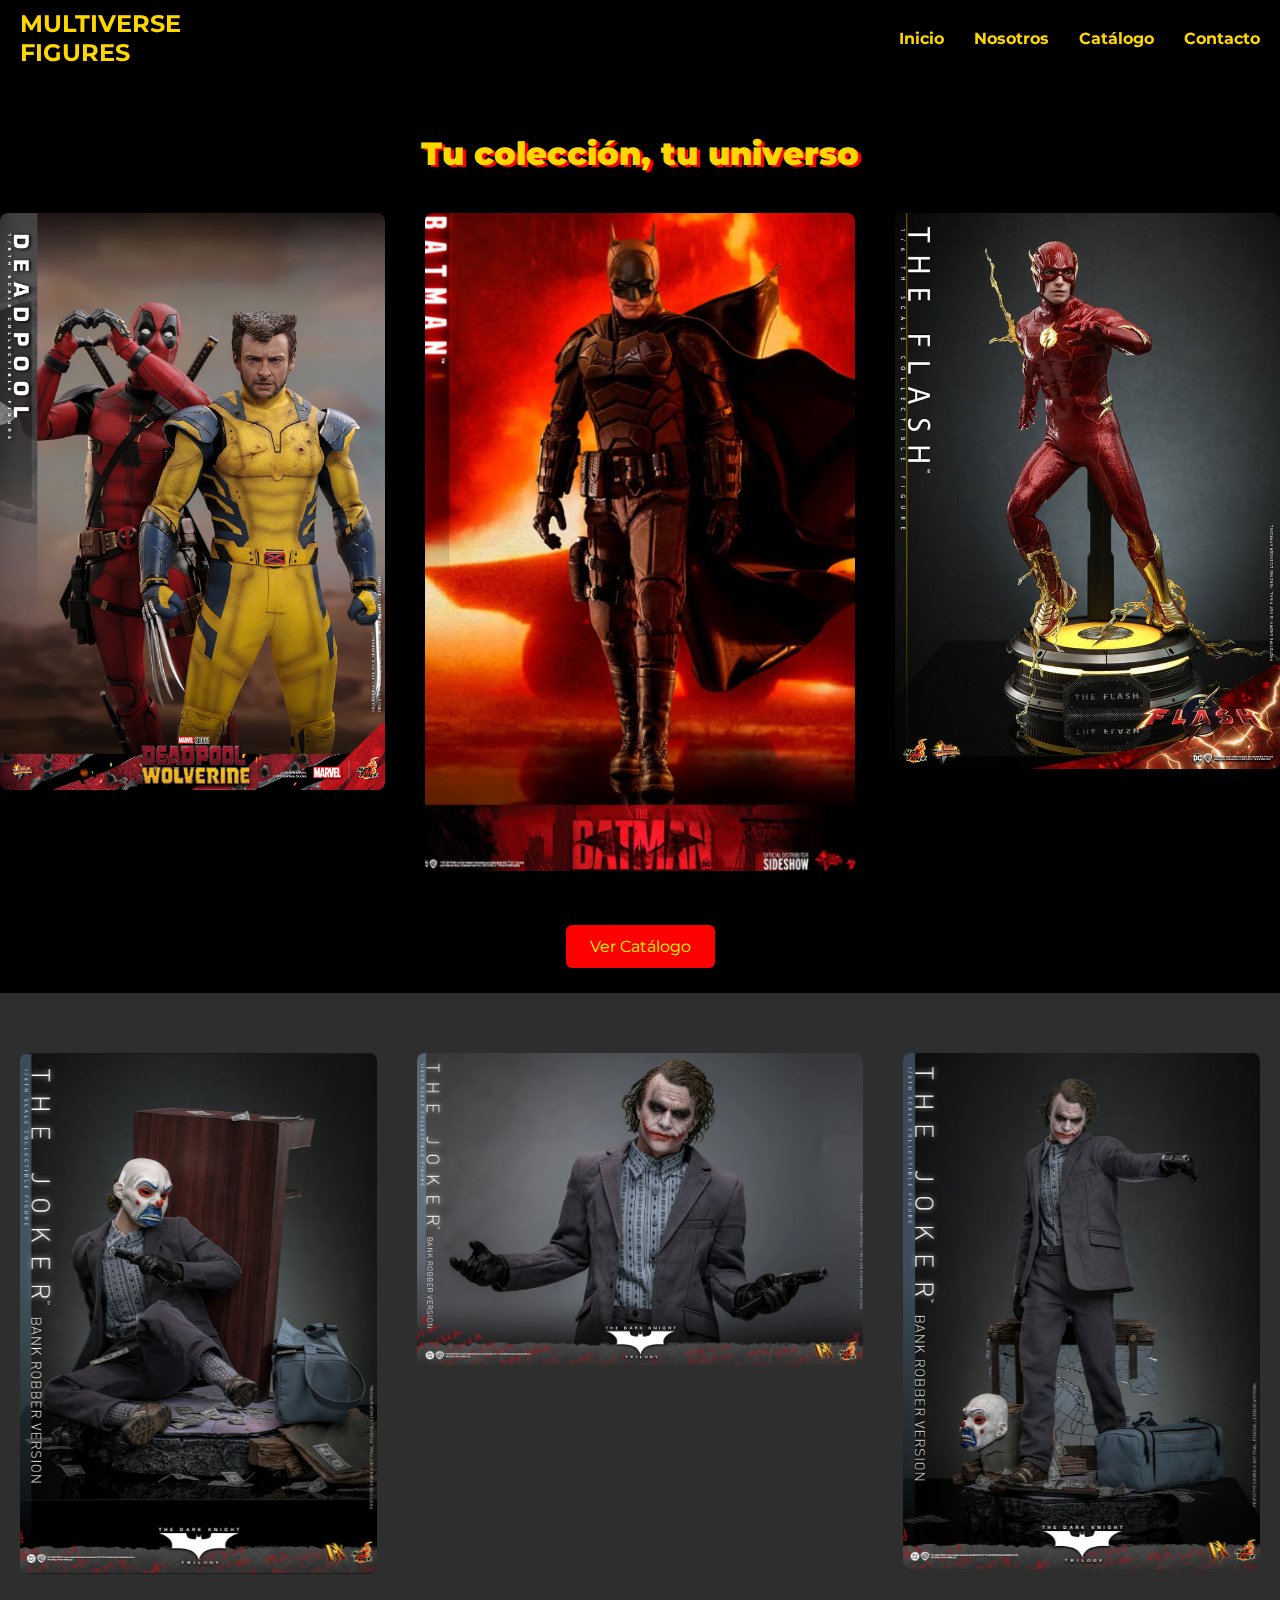
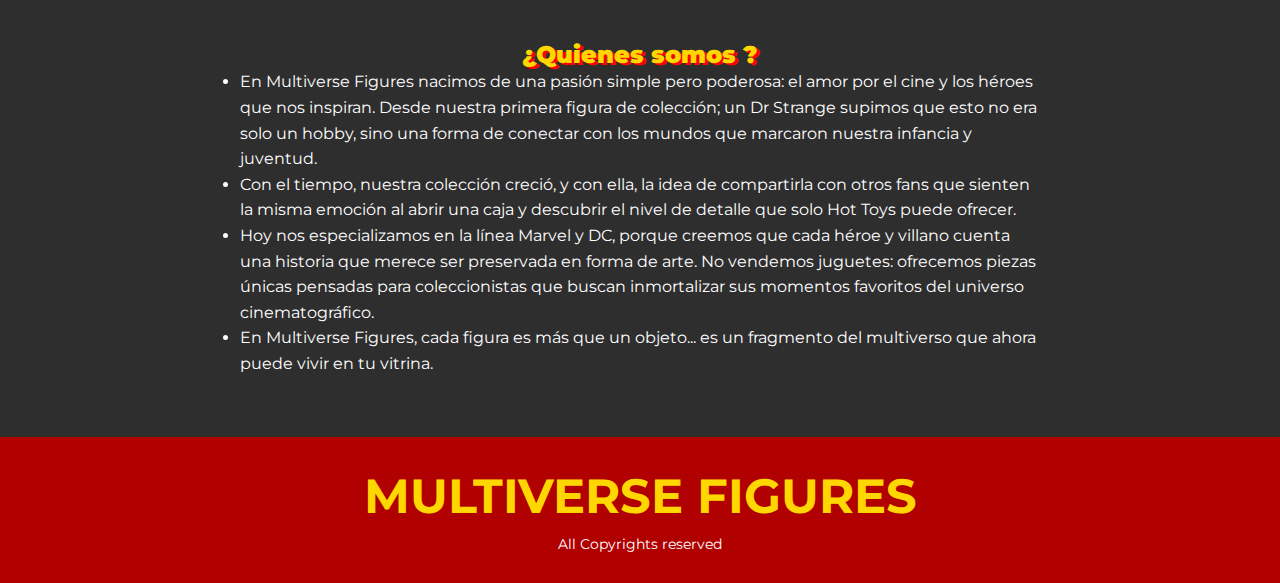
<file: index.html>
<!DOCTYPE html>
<html lang="es">
<head>
  <meta charset="UTF-8">
  <meta name="viewport" content="width=device-width, initial-scale=1.0">  <!-- responsive -->
 <!-- Google Fonts Montserrat -->
<link href="https://fonts.googleapis.com/css2?family=Montserrat:wght@400;700;900&display=swap" rel="stylesheet">

  <link rel="stylesheet" href="styles.css">
</head>
<body>

  <!-- Header / Nav -->
  <header>
    <div class="logo">MULTIVERSE<br>FIGURES</div>
    <nav>
      <ul>
        <li><a href="#inicio">Inicio</a></li>
        <li><a href="#nosotros">Nosotros</a></li>
        <li><a href="Catalogo.html">Catálogo</a></li>
        <li><a href="contacto.html">Contacto</a></li>
      </ul>
    </nav>
  </header>

  <section class="hero" id= "inicio" >
  <h1 class="titulo">Tu colección, tu universo</h1>
</section>

   

    <div class="figures">
      <div class="figure">
        <img src="Desarrollo web imagenes/imagen patanalla de inicio wolverine and deadpool.jpg" alt="Deadpool Wolverine">
      </div>
      <div class="figure main">
        <img src="Desarrollo web imagenes/imagen pantalla de inicio batman.png" alt="Batman">
      </div>
      <div class="figure">
        <img src="Desarrollo web imagenes/imagen pantalla de inicio flash.jpg" alt="Flash">
      </div>
    </div>

    <div class="btn-container">
  <a href="Catalogo.html" class="btn">Ver Catálogo</a>
</div>

  </section>




 
<section class="about" id="nosotros">
   <!-- nosotros 
  <div class="Figures">
    <div class="figure">
      <img src="Desarrollo web imagenes/jocker pantalla de nosotros  2.png" alt="The Joker">
      <div class="figure main">
      <img src="Desarrollo web imagenes/jocker pantalla de nosotros.png" alt="The Joker">
      </div>
      <img src="Desarrollo web imagenes/jocker pantalla de nosotros  3.png" alt="The Joker">
    </div>
    -->
    <div class="figures">
      <div class="figure">
        <img src="Desarrollo web imagenes/jocker pantalla de nosotros  2.png" alt="Deadpool Wolverine">
      </div>
      <div class="figure main">
        <img src="Desarrollo web imagenes/jocker pantalla de nosotros.png" alt="Batman">
      </div>
      <div class="figure">
        <img src="Desarrollo web imagenes/jocker pantalla de nosotros  3.png" alt="Human Torch">
      </div>
    </div>

    <h2 class="titulo">¿Quienes somos ?</h2>

    <ul class="about-text">
      <li>
        En Multiverse Figures nacimos de una pasión simple pero poderosa: el amor por el cine y los héroes que nos inspiran. Desde nuestra primera figura de colección; un Dr Strange supimos que esto no era solo un hobby, sino una forma de conectar con los mundos que marcaron nuestra infancia y juventud.
      </li>
      <li>
        Con el tiempo, nuestra colección creció, y con ella, la idea de compartirla con otros fans que sienten la misma emoción al abrir una caja y descubrir el nivel de detalle que solo Hot Toys puede ofrecer.
      </li>
      <li>
        Hoy nos especializamos en la línea Marvel y DC, porque creemos que cada héroe y villano cuenta una historia que merece ser preservada en forma de arte. No vendemos juguetes: ofrecemos piezas únicas pensadas para coleccionistas que buscan inmortalizar sus momentos favoritos del universo cinematográfico.
      </li>
      <li>
        En Multiverse Figures, cada figura es más que un objeto... es un fragmento del multiverso que ahora puede vivir en tu vitrina.
      </li>
      
    </ul>
  </div>
</section>

  <!-- Footer -->
  <footer>
    <h2>MULTIVERSE FIGURES</h2>
    <p>All Copyrights reserved</p>
  </footer>

</body>
</html>
</file>
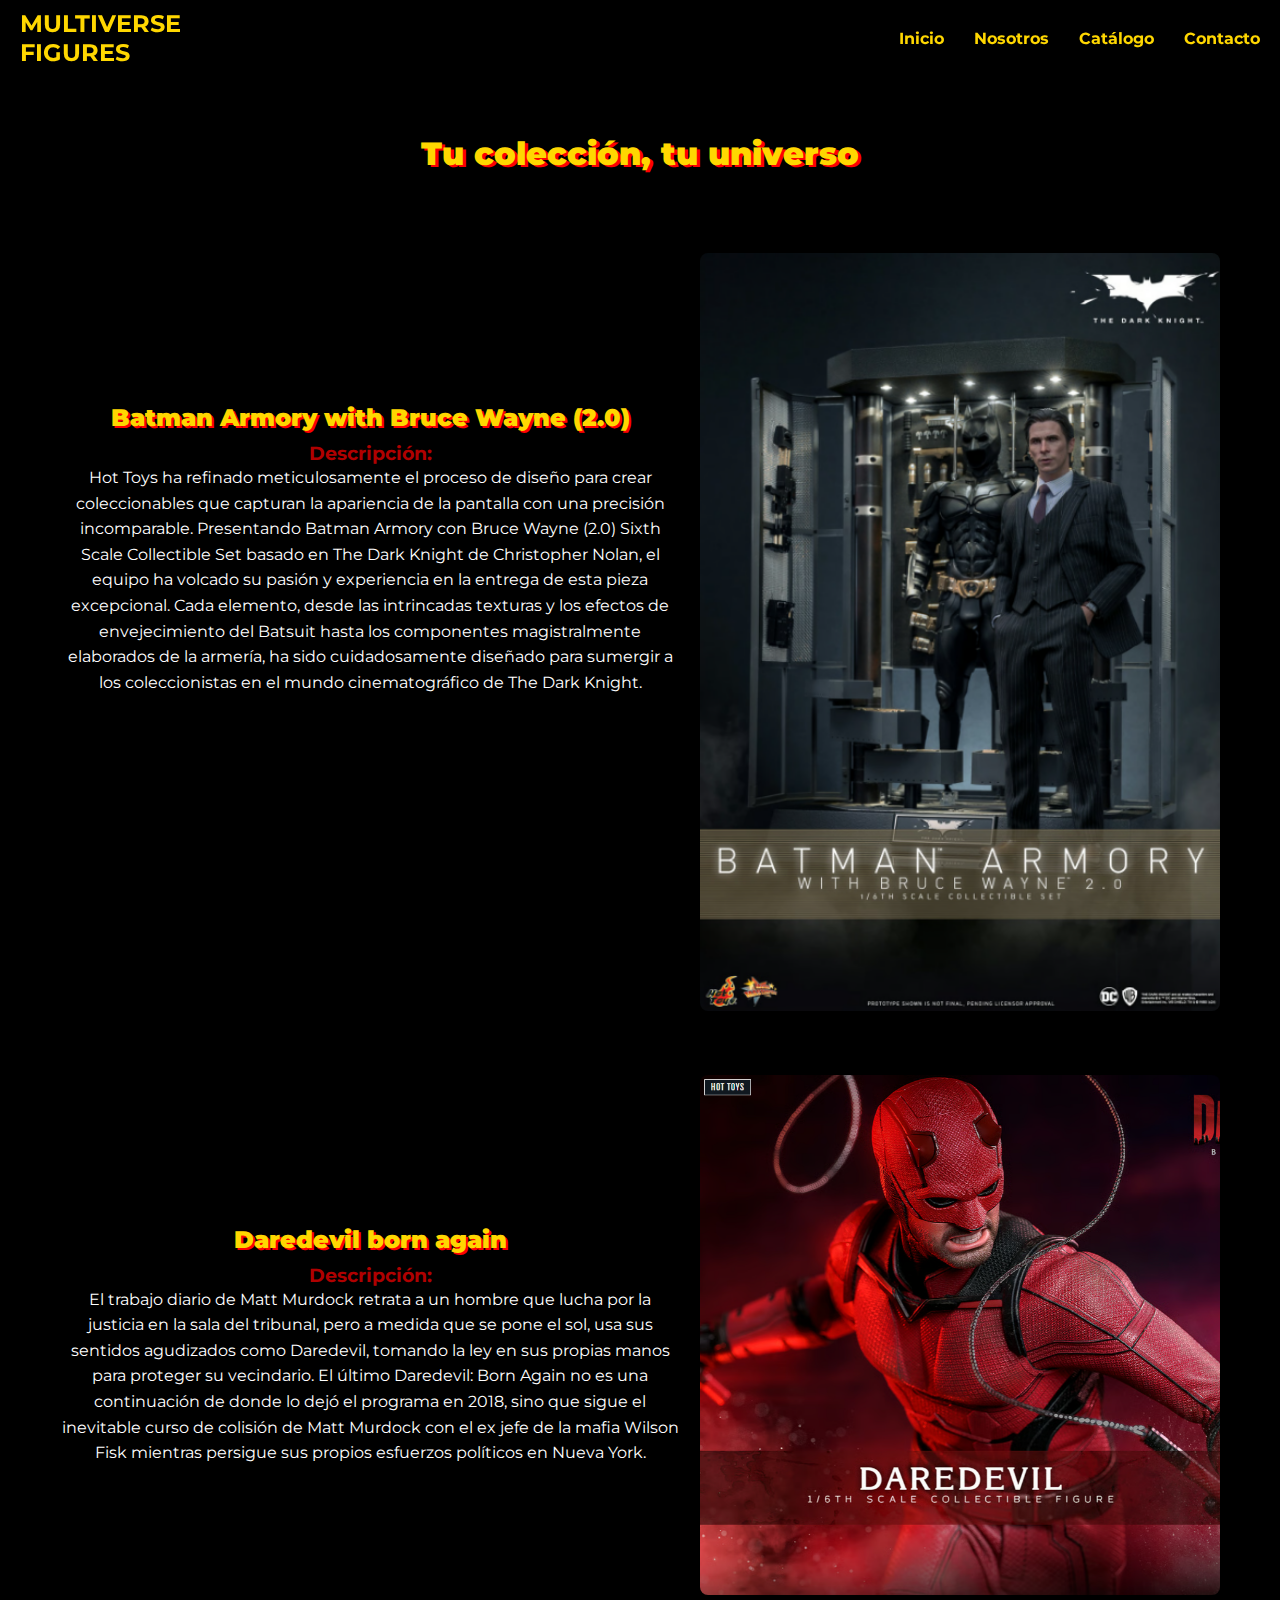
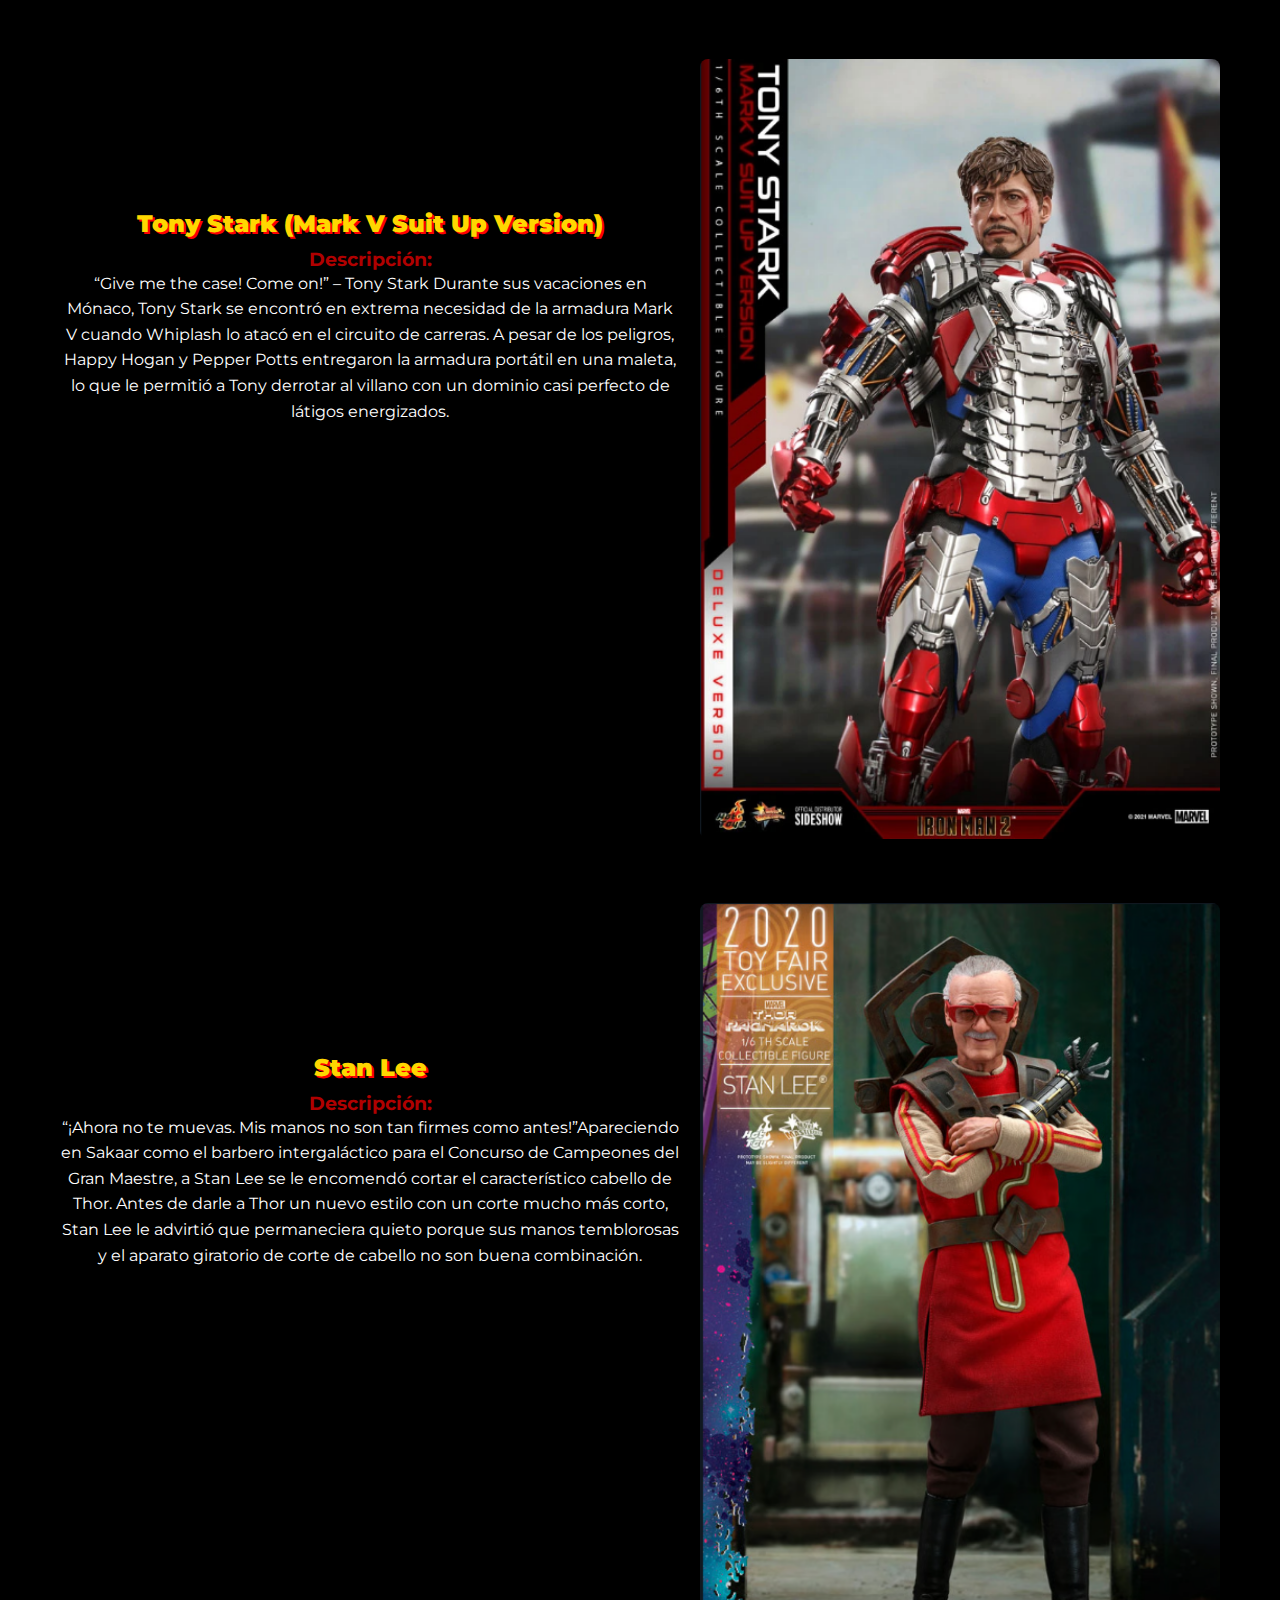
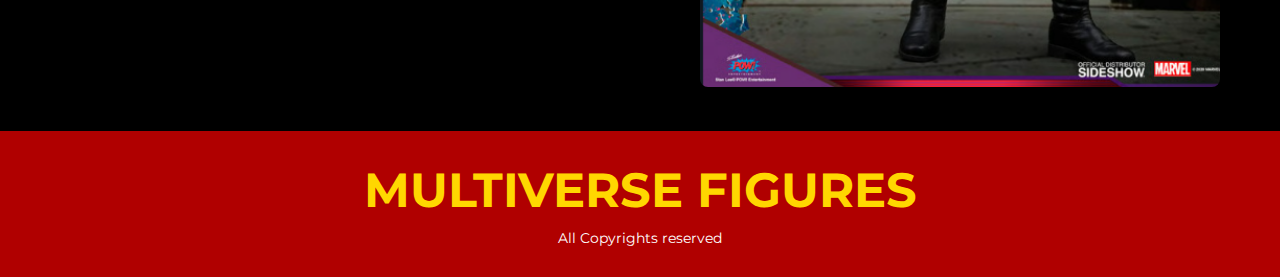
<file: Catalogo.html>
<!DOCTYPE html>
<html lang="es">
<head>
  <meta charset="UTF-8">
  <meta name="viewport" content="width=device-width, initial-scale=1.0">  <!-- responsive -->
  <!-- Google Fonts Montserrat -->
<link href="https://fonts.googleapis.com/css2?family=Montserrat:wght@400;700;900&display=swap" rel="stylesheet">
  <link rel="stylesheet" href="styles.css">
</head>
<body>

  <!-- Header / Nav -->
  <header>
    <div class="logo">MULTIVERSE<br>FIGURES</div>
    <nav>
      <ul>
        <li><a href="index.html#inicio">Inicio</a></li>
        <li><a href="index.html#nosotros">Nosotros</a></li>
        <li><a href="Catalogo.html">Catálogo</a></li>
        <li><a href="contacto.html">Contacto</a></li>
      </ul>
    </nav>
  </header>
   <section class="hero">
  <h1 class="titulo">Tu colección, tu universo</h1>

<!-- items del catalogo-->
  <section class="catalogo">
  <div class="catalogo-item">
    <div class="catalogo-texto">
      <h2>Batman Armory with Bruce Wayne (2.0)</h2>
      <h3>Descripción:</h3>
      <p> Hot Toys ha refinado meticulosamente el proceso de diseño para crear coleccionables que capturan la apariencia de la pantalla con una precisión incomparable. Presentando Batman Armory con Bruce Wayne (2.0) Sixth Scale Collectible Set basado en The Dark Knight de Christopher Nolan, el equipo ha volcado su pasión y experiencia en la entrega de esta pieza excepcional. Cada elemento, desde las intrincadas texturas y los efectos de envejecimiento del Batsuit hasta los componentes magistralmente elaborados de la armería, ha sido cuidadosamente diseñado para sumergir a los coleccionistas en el mundo cinematográfico de The Dark Knight.
</p>
    </div>
    <div class="catalogo-img">
      <img src="Desarrollo web imagenes/producto 1 (batman).png" alt="Batman Armory">
    </div>
  </div>

  <div class="catalogo-item">
    <div class="catalogo-texto">
      <h2>Daredevil born again</h2>
      <h3>Descripción:</h3>
      <p> El trabajo diario de Matt Murdock retrata a un hombre que lucha por la justicia en la sala del tribunal, pero a medida que se pone el sol, usa sus sentidos agudizados como Daredevil, tomando la ley en sus propias manos para proteger su vecindario. El último Daredevil: Born Again no es una continuación de donde lo dejó el programa en 2018, sino que sigue el inevitable curso de colisión de Matt Murdock con el ex jefe de la mafia Wilson Fisk mientras persigue sus propios esfuerzos políticos en Nueva York.
</p>
    </div>
    <div class="catalogo-img">
      <img src="Desarrollo web imagenes/producto 2 (Daredevil).png" alt="Daredevil">
    </div>
  </div>

   <div class="catalogo-item">
    <div class="catalogo-texto">
      <h2>Tony Stark (Mark V Suit Up Version)</h2>
      <h3>Descripción:</h3>
      <p>“Give me the case! Come on!” – Tony Stark
Durante sus vacaciones en Mónaco, Tony Stark se encontró en extrema necesidad de la armadura Mark V cuando Whiplash lo atacó en el circuito de carreras. A pesar de los peligros, Happy Hogan y Pepper Potts entregaron la armadura portátil en una maleta, lo que le permitió a Tony derrotar al villano con un dominio casi perfecto de látigos energizados.
</p>
    </div>
    <div class="catalogo-img">
      <img src="Desarrollo web imagenes/producto 3 (IronMan).png" alt="IronMan">
    </div>
  </div>




  <div class="catalogo-item">
    <div class="catalogo-texto">
      <h2>Stan Lee</h2>
      <h3>Descripción:</h3>
      <p> “¡Ahora no te muevas. Mis manos no son tan firmes como antes!”Apareciendo en Sakaar como el barbero intergaláctico para el Concurso de Campeones del Gran Maestre, a Stan Lee se le encomendó cortar el característico cabello de Thor. Antes de darle a Thor un nuevo estilo con un corte mucho más corto, Stan Lee le advirtió que permaneciera quieto porque sus manos temblorosas y el aparato giratorio de corte de cabello no son buena combinación.
</p>
    </div>
    <div class="catalogo-img">
      <img src="Desarrollo web imagenes/producto 4.png" alt="Stan Lee">
    </div>
  </div>
</section>

</section>

 <!-- Footer -->
  <footer>
    <h2>MULTIVERSE FIGURES</h2>
    <p>All Copyrights reserved</p>
  </footer>

</body>
</html>


  </body>
</file>
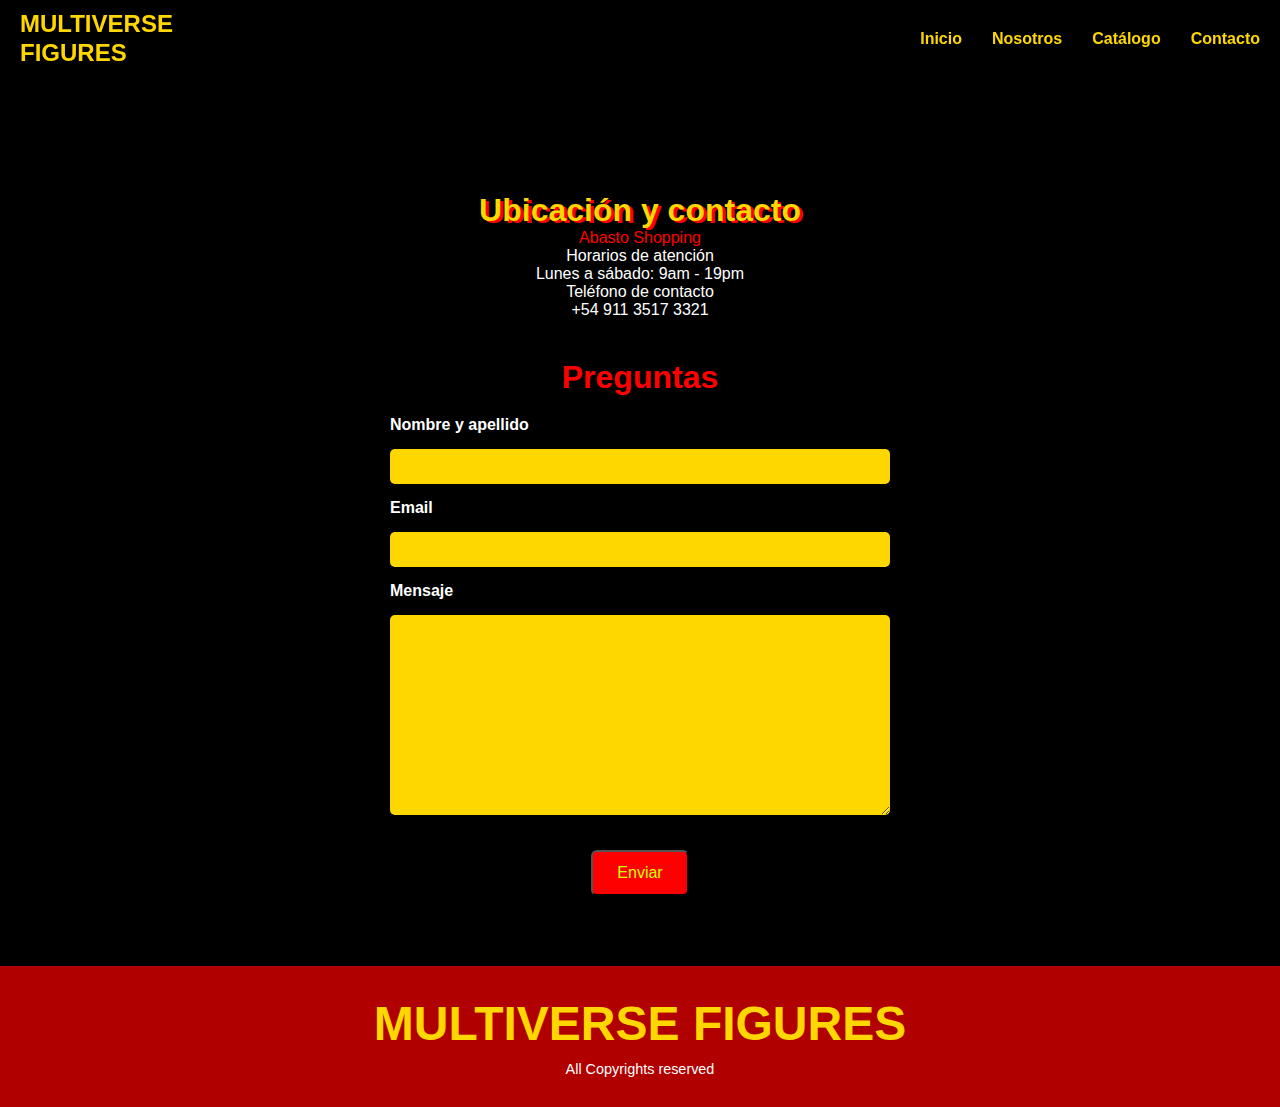
<file: contacto.html>
<!DOCTYPE html>
<html lang="es">
<head>
  <meta charset="UTF-8">
  <meta name="viewport" content="width=device-width, initial-scale=1.0">
  <link rel="stylesheet" href="styles.css">
  <title>Contacto</title>
</head>
<body>

   
  <!-- Header -->
  <header>
    <div class="logo">MULTIVERSE<br>FIGURES</div>
    <nav>
      <ul>
        <li><a href="index.html#inicio">Inicio</a></li>
        <li><a href="index.html#nosotros">Nosotros</a></li>
        <li><a href="Catalogo.html">Catálogo</a></li>
        <li><a href="contacto.html">Contacto</a></li>
      </ul>
    </nav>
  </header>

  <!-- Sección contacto -->
  <section class="contact">
    <h1 class="titulo">Ubicación y contacto</h1>
    <p style="color:#FF0000;"> Abasto Shopping</p>
    <p>Horarios de atención<br>Lunes a sábado: 9am - 19pm<br>Teléfono de contacto<br>+54 911 3517 3321</p>

    <h2 class="preguntas">Preguntas</h2>
    <form class="form-contacto">
      <label>Nombre y apellido</label>
      <input type="text" name="nombre">

      <label>Email</label>
      <input type="email" name="email">

      <label>Mensaje</label>
      <textarea name="mensaje"></textarea>

      <button type= "submit" class="btn">Enviar</button>
    </form>
  </section>

  <!-- Footer -->
  <footer>
    <h2>MULTIVERSE FIGURES</h2>
    <p>All Copyrights reserved</p>
  </footer>

</body>
</html>
</file>
<file: styles.css>
/* Reset básico */
* {
  margin: 0;
  padding: 0;
  box-sizing: border-box;
}
html, body, input, textarea, button, select, a {
  font-family: 'Montserrat', sans-serif;
}

body {
 
  background-color: #000000;
  color: #fff;
  padding-top: 70px; /* mismo alto que el header */
}

/* Header */
header {
  position: fixed;        
  top: 0;                 
  left: 0;
  width: 100%;            
  background-color: #000000; 
  z-index: 1000;        
  display: flex;
  justify-content: space-between;
  align-items: center;
  padding: 10px 20px;
  box-shadow: 0 2px 4px rgba(0,0,0,0.5);
}

.logo {
  font-weight: bold;
  font-size: 1.5rem;
  line-height: 1.2;
  color: #FFD700; 
}

/* sombra del titulo */
.titulo {
  margin-top: 5%;
  font-weight: 900;
  color: #FFD700; 
  text-shadow: 3px 2px 0 #FF0000; 
}

nav ul {
  list-style: none;
  display: flex;
  gap: 30px;
}

nav ul li a {
  text-decoration: none;
  color: #FFD700;
  font-weight: bold;
  transition: color 0.3s;
}

nav ul li a:hover {
  color: #FF0000; /* rojo al hover */
}

/* Hero Section */
.hero {
  text-align: center; /* centra el contenido normal */
}

.hero h1 {
  font-size: 2rem;
  margin-bottom: 40px;
}

.figures {
  display: flex;
  justify-content: center;
  align-items: flex-start;
  gap: 40px;
  margin-bottom: 50px;
}

.figure img {
  width: 100%;
  max-width: 400px; /* ancho máximo */
  border-radius: 8px;
  transition: transform 0.5s;
}

.figure.main img {
  max-width: 500px; /* ancho máximo */
}

.figure img:hover {
  transform: scale(1.05);
}

/* Botón general */
.btn {
  display: inline-block;
  padding: 12px 24px;
  background-color: #ff0000; /* rojo */
  color: #d0ff00;
  font-size: 1rem;
  text-decoration: none;
  text-align: center;
  border-radius: 6px;
  transition: background-color 0.3s ease;
margin-bottom: 2%;
}

.btn:hover {
  background-color: #cc0000; /* rojo más oscuro */
}
/* Contenedor para centrar */
.btn-container {
  display: flex;
  justify-content: center;
  margin-top: 20px; /* ajustá según necesites */
}


/* Footer */
footer {
  width: 100%;  
  background-color: #B00000; /* rojo oscuro */
  padding: 30px 20px;
  text-align: center;
}

footer h2 {
  color: #FFD700;
  font-size: 3rem;
  margin-bottom: 10px;
}

footer p {
  color: #fff;
  font-size: 0.9rem;
}

/* About */
.about {
  background-color: #2E2E2E; 
  padding: 60px 20px;
  text-align: center;
}

.about-container {
  max-width: 1200px;
  margin: 0 auto;
}

.about-text {
  max-width: 800px;
  margin: 0 auto;
  text-align: left;
  list-style-type: disc;
  color: #fff;
  line-height: 1.6;
}

/* Contacto */
.contact {
  padding: 60px 20px;
  text-align: center;
}

/* Título "Preguntas" */
.preguntas {
  color: #FF0000; /* rojo como en la imagen */
  font-size: 2rem;
  margin: 40px 0 20px;
}

/* Formulario */
.form-contacto {
  max-width: 500px;
  margin: 0 auto;
  display: flex;
  flex-direction: column;
  gap: 15px;
  text-align: left;
}

.form-contacto label {
  font-weight: bold;
}

.form-contacto input,
.form-contacto textarea {
  width: 100%;
  padding: 10px;
  border: none;
  border-radius: 5px;
  background-color: #FFD700; /* amarillo */
  color: #000;
  font-family: inherit;
}

.form-contacto textarea {
  min-height: 200px;
  resize: vertical;
}

.form-contacto .btn {
  align-self: center;
  margin-top: 20px;
}

/* Catalogo */
.catalogo {
  max-width: 1200px;
  margin: 0 auto;
  padding: 40px 20px;
  display: flex;
  flex-direction: column;
  gap: 60px; /* espacio entre items */
}

.catalogo-item {
  display: flex;
  flex-wrap: wrap; /* para que en móvil se apile */
  gap: 20px;
  align-items: flex-start;
}

/* Texto */
.catalogo-texto {
  flex: 1 1 400px; /* mínimo 400px */
  color: #fff;
  transform: translateY(150px);
}

.catalogo-texto h2 {
  color: #FFD700;
  font-weight: 900;
  margin-bottom: 10px;
  text-shadow: 2px 2px 0 #FF0000; /* sombra tipo título */
}

.catalogo-texto h3 {
  color: #B00000;
}

.catalogo-texto p {
  line-height: 1.6;
}

/* Imagen */
.catalogo-img {
  flex: 1 1 300px;
}

.catalogo-img img {
  width: 100%;
  border-radius: 8px;
  transition: transform 0.3s;
}

.catalogo-img img:hover {
  transform: scale(1.05);
}

/* Responsive para pantallas pequeñas */
@media (max-width: 768px) {
  .catalogo-item {
    flex-direction: column;
    align-items: center;
    text-align: center;
  }

  .catalogo-texto {
    transform: none; /* quitar desplazamiento */
  }

  .figures {
    flex-direction: column;
    align-items: center;
  }

  .hero h1 {
    font-size: 1.5rem;
  }

  footer h2 {
    font-size: 2rem;
  }
}
</file>
